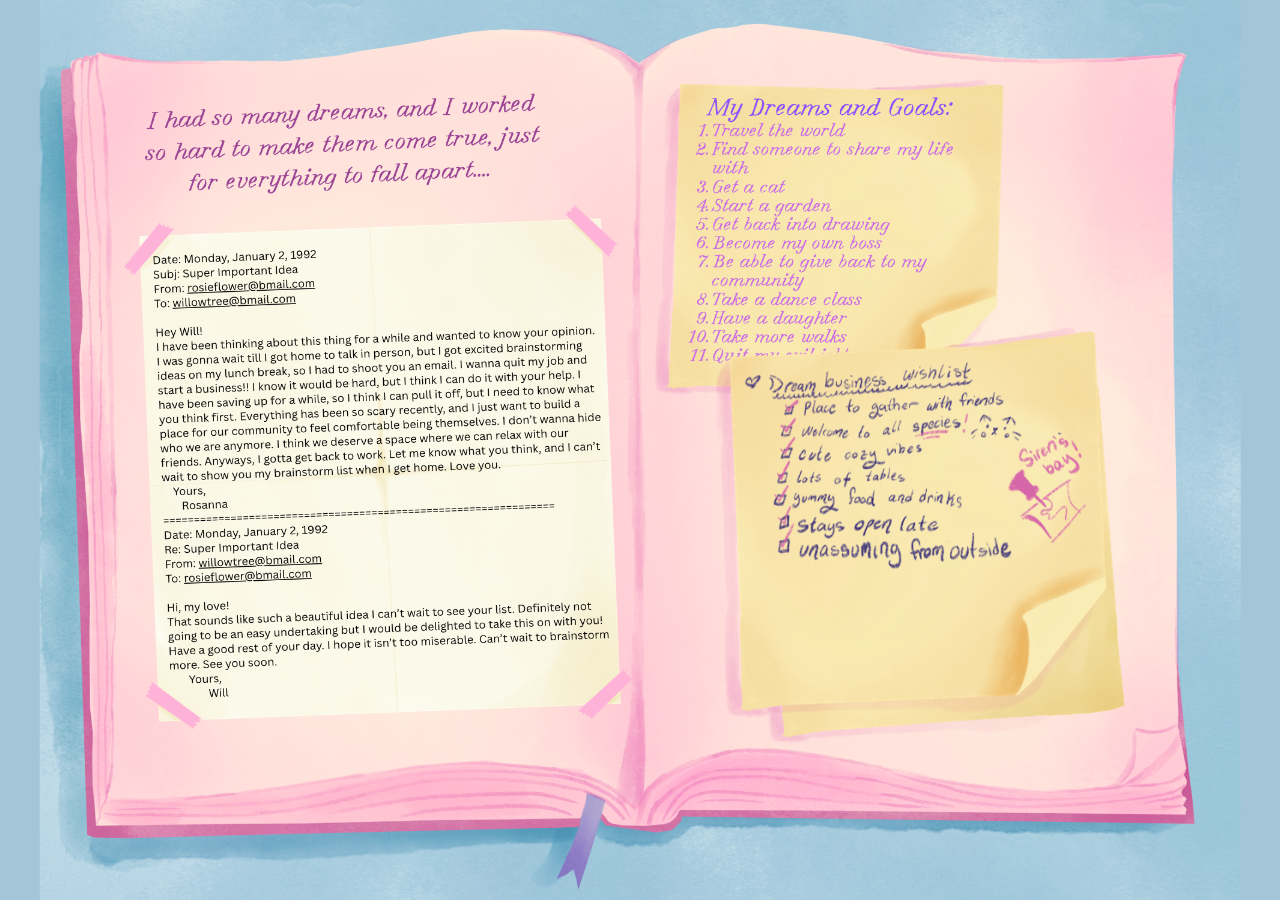
<file: index.html>
<!DOCTYPE html>
<html>
    <head>
        <title>MyJournal</title>
        <link href="./notebook/notebook.css" rel="stylesheet" type="text/css" />
        <script src="./notebook/notebook.js" defer></script>
    </head>
    <body>
        <div class="notebook">
            <img class="journalbackground" src="./notebook/Images/journalbackground.PNG" >
            <a href="./reviews/reviews.html">
                <img class="postit" src="./notebook/Images/postit.PNG" >
            </a>
        </div>
    </body>
</html>
</file>
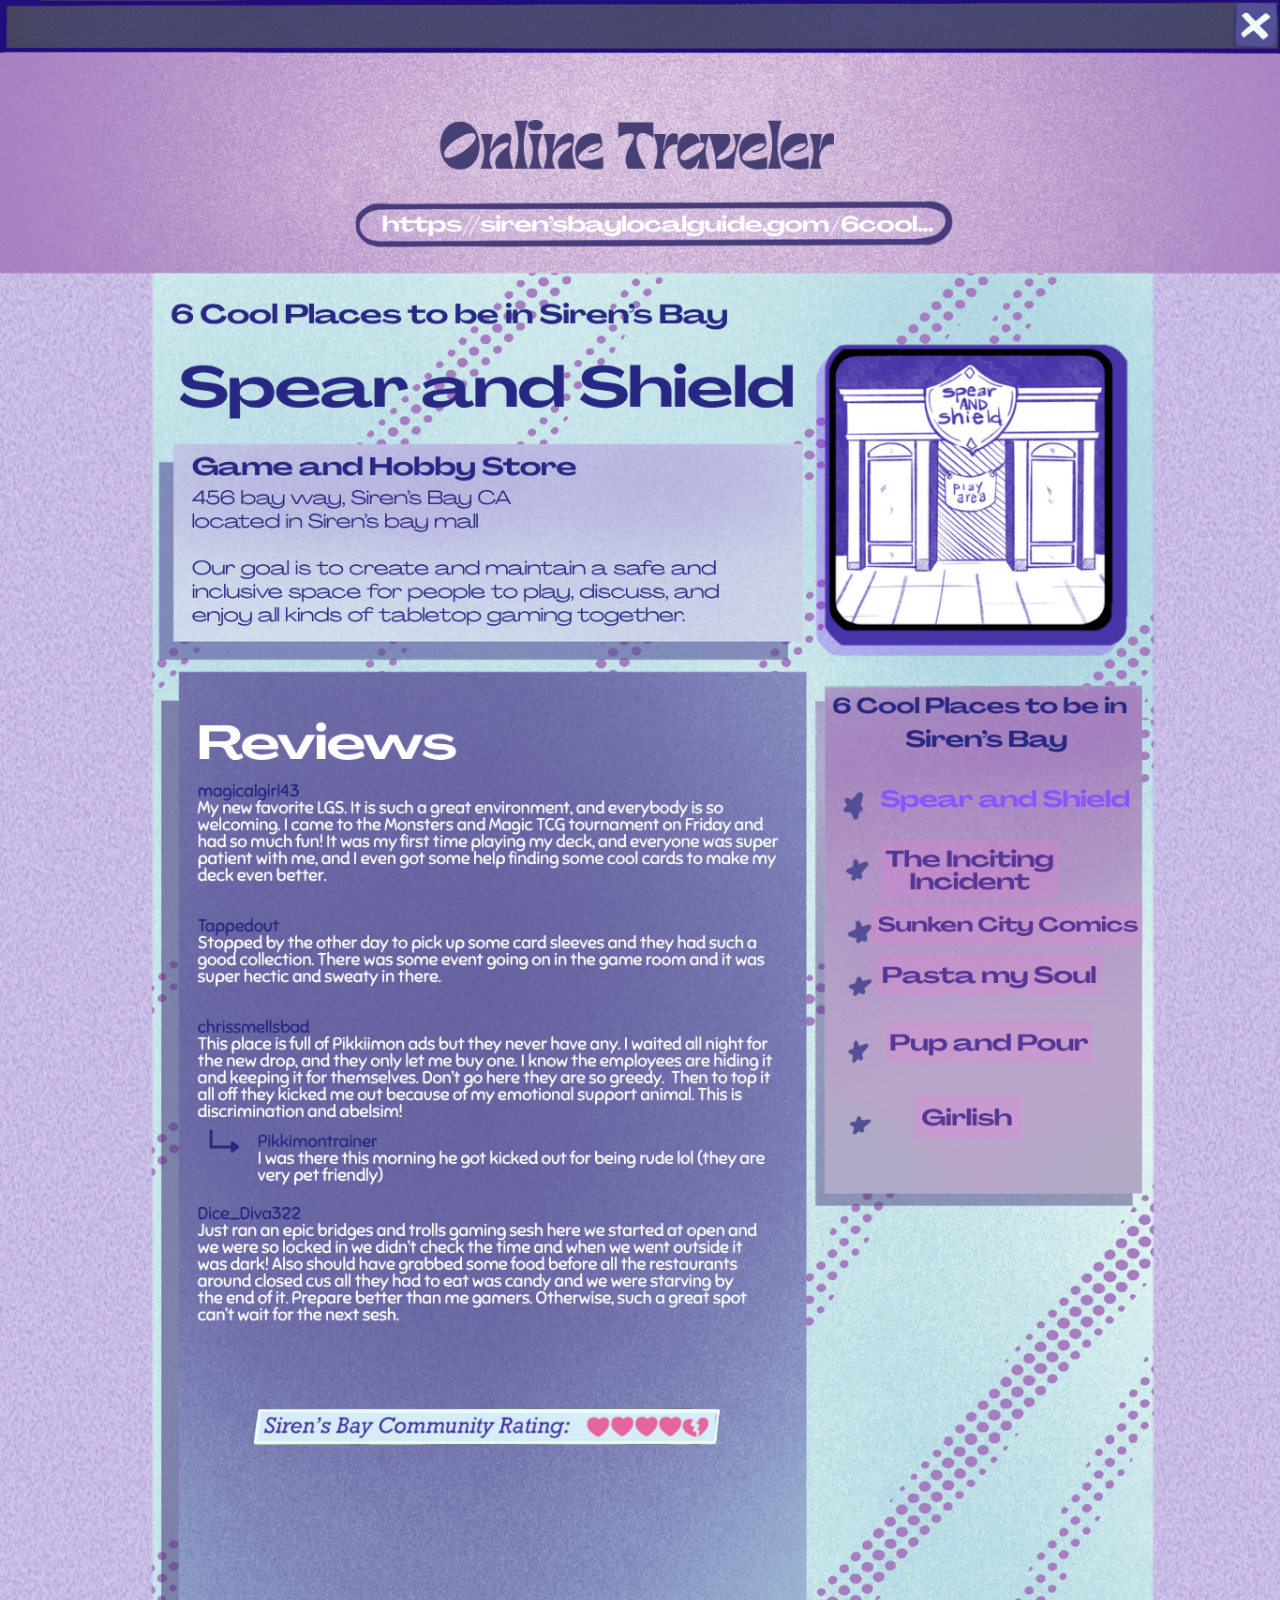
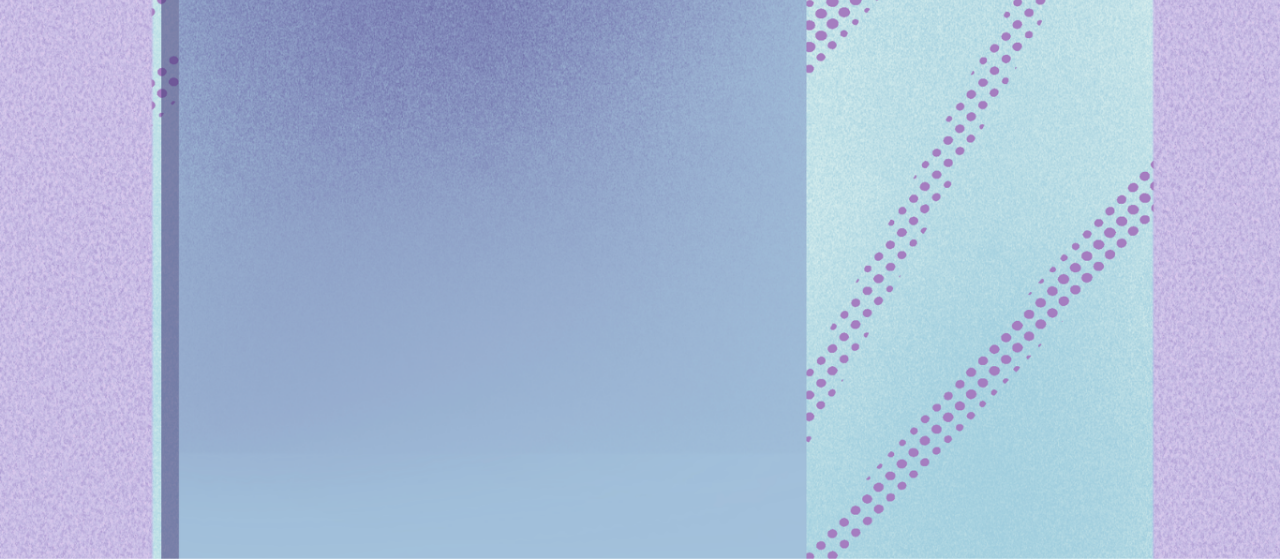
<file: reviews/reviews.html>
<!DOCTYPE html>
<html>
    <head>
        <title>Siren's Bay Reviews</title>
        <link href="./reviews.css" rel="stylesheet" type="text/css" />
        <script src="./reviews.js" defer></script>
    </head>
    <body>
        <div class="page">
            <img class="bg" id="bg" src="./Images/1_spear.png">
            <img class="rating" id="rating" src="./Images/rating.gif" alt="Rating">
    
            <a class="hotspot spear"    data-review="spear"></a>
            <a class="hotspot inciting" data-review="inciting"></a>
            <a class="hotspot comics"   data-review="comics"></a>
            <a class="hotspot pasta"    data-review="pasta"></a>
            <a class="hotspot pup"      data-review="pup"></a>
            <a class="hotspot girlish"  data-review="girlish"></a>
            <a class="linkbox" id="archive-link"></a>
            <a class="linkbox" id="back">← Back</a>
        </div>
    </body>
</html>
</file>
<file: notebook/notebook.css>
.notebook {
    position: fixed;
    top: 50%;
    left: 50%;
    transform: translate(-50%, -50%);
    aspect-ratio: 2732 / 2048;
    width: min(100vw, calc(100vh * 2732 / 2048));
}
.postit {
    position: absolute;
    width: 35%; /* shoould be relative to the journal size i think */
    left: 55%; /* distance from journal */
    top: 35%;
}

body {
    margin: 0;
    background-color: #A4C4D7;
}

.journalbackground {
    display: block;
    width: 100%;
    height: 100%;
  }
</file>
<file: reviews/reviews.css>
html {
    background-color: #000;
  }
  
  body {
    margin: 0;
  }
  
  .page {
    position: relative;
  }
  
  .bg {
    display: block;
    width: 100%;
    height: auto;
  }
  
  .rating {
    position: absolute;
    left: 38%;                 
    transform: translateX(-50%);
    width: 40%;                
    cursor: pointer;
    z-index: 10;
  }
  
  .hotspot {
    position: absolute;
    cursor: pointer;
    z-index: 10;
    background: rgba(255, 113, 219, 0.202); 
  }

  .linkbox {
    position: absolute;
    cursor: pointer;
    z-index: 10;
    background: rgba(214, 255, 254, 0.231); 
  }
  
  #back {
    display: none;
    position: fixed;
    top: 10px;
    left: 10px;
    padding: 8px 14px;
    background: #fff;
    color: #000;
    font-family: sans-serif;
  }
</file>
